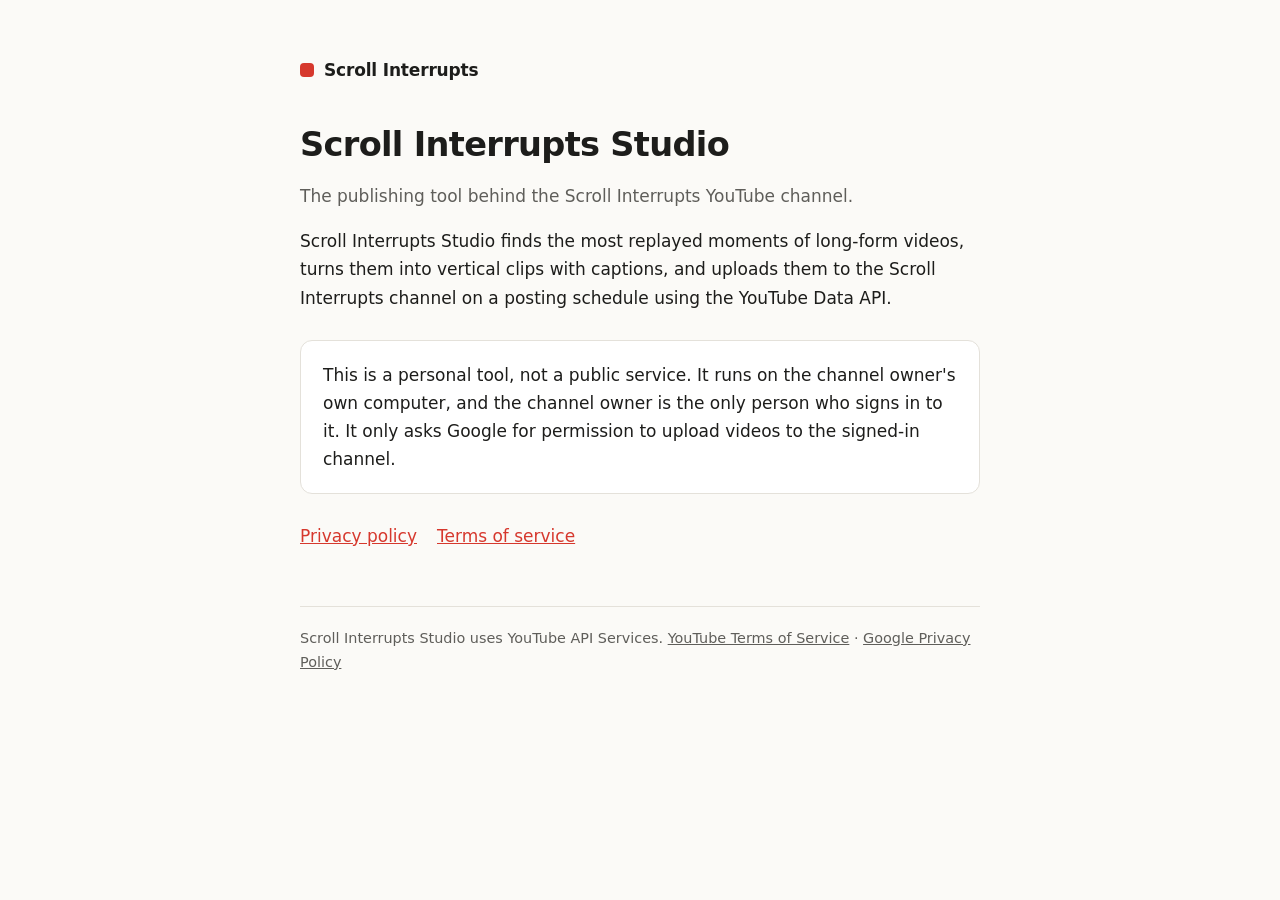
<file: index.html>
<!doctype html>
<html lang="en">
<head>
  <meta charset="utf-8">
  <meta name="viewport" content="width=device-width, initial-scale=1">
  <title>Scroll Interrupts Studio</title>
  <meta name="description" content="The publishing tool behind the Scroll Interrupts YouTube channel.">
  <link rel="stylesheet" href="style.css">
</head>
<body>
<main>
  <header><a class="brand" href="./">Scroll Interrupts</a></header>

  <h1>Scroll Interrupts Studio</h1>
  <p class="muted">The publishing tool behind the Scroll Interrupts YouTube channel.</p>

  <p>Scroll Interrupts Studio finds the most replayed moments of long-form videos, turns them into
  vertical clips with captions, and uploads them to the Scroll Interrupts channel on a posting schedule
  using the YouTube Data API.</p>

  <div class="card">
    <p>This is a personal tool, not a public service. It runs on the channel owner's own computer, and the
    channel owner is the only person who signs in to it. It only asks Google for permission to upload
    videos to the signed-in channel.</p>
  </div>

  <nav class="links">
    <a href="privacy.html">Privacy policy</a>
    <a href="terms.html">Terms of service</a>
  </nav>

  <footer>
    Scroll Interrupts Studio uses YouTube API Services.
    <a href="https://www.youtube.com/t/terms">YouTube Terms of Service</a> ·
    <a href="https://policies.google.com/privacy">Google Privacy Policy</a>
  </footer>
</main>
</body>
</html>
</file>
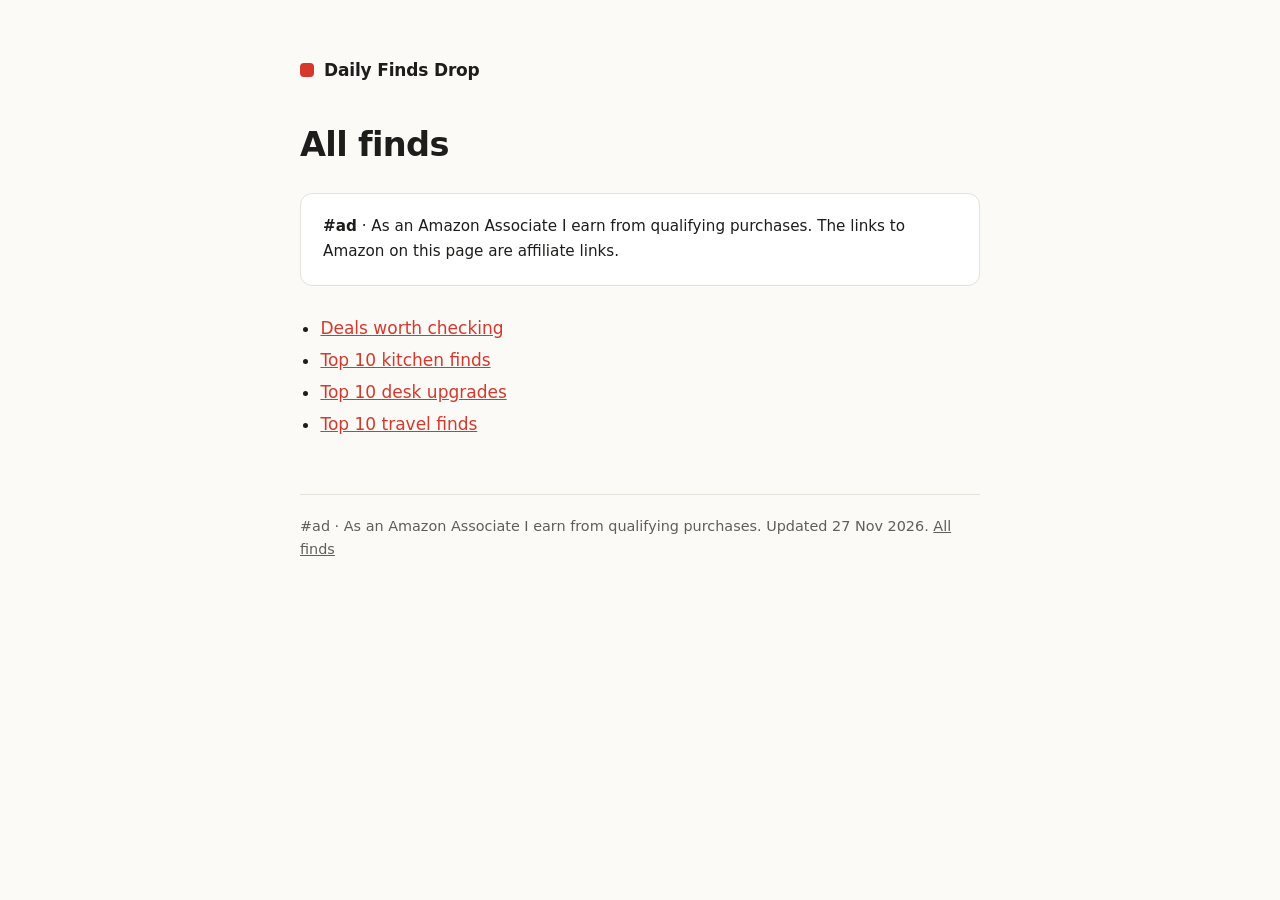
<file: finds/index.html>
<!doctype html>
<html lang="en">
<head>
  <meta charset="utf-8">
  <meta name="viewport" content="width=device-width, initial-scale=1">
  <title>All finds · Daily Finds Drop</title>
  <meta name="description" content="Product picks from Daily Finds Drop.">
  <link rel="stylesheet" href="../style.css">
  <style>
    .disclosure { font-size: 0.95rem; }
    ol.finds { list-style: none; padding: 0; counter-reset: find; }
    .finds { list-style: none; padding: 0; }
    .finds li { counter-increment: find; display: flex; gap: 18px; align-items: flex-start;
                padding: 20px 0; border-top: 1px solid var(--line); }
    .finds h2 { margin: 0 0 4px; font-size: 1.1rem; }
    .finds h2 a { color: var(--text); text-decoration: none; }
    .finds p { margin: 0 0 8px; }
    ol.finds li::before { content: counter(find); font-weight: 700; font-size: 1.4rem; color: var(--accent);
                          min-width: 1.6em; line-height: 1.3; }
    ol.finds img { width: 96px; height: 96px; object-fit: contain; background: #fff; border-radius: 8px; flex: none; }
    .go { font-weight: 600; }
    ul.themes { padding-left: 1.2em; }
  </style>
</head>
<body>
<main>
  <header><a class="brand" href="./">Daily Finds Drop</a></header>

  <h1>All finds</h1>

  <p class="card disclosure"><strong>#ad</strong> · As an Amazon Associate I earn from qualifying purchases. The links to Amazon on this page are affiliate links.</p>

  <ul class="themes">
    <li><a href="deals.html">Deals worth checking</a></li>
    <li><a href="kitchen.html">Top 10 kitchen finds</a></li>
    <li><a href="desk.html">Top 10 desk upgrades</a></li>
    <li><a href="travel.html">Top 10 travel finds</a></li>
  </ul>

  <footer>
    #ad · As an Amazon Associate I earn from qualifying purchases. Updated 27 Nov 2026. <a href="./">All finds</a>
  </footer>
</main>
</body>
</html>
</file>
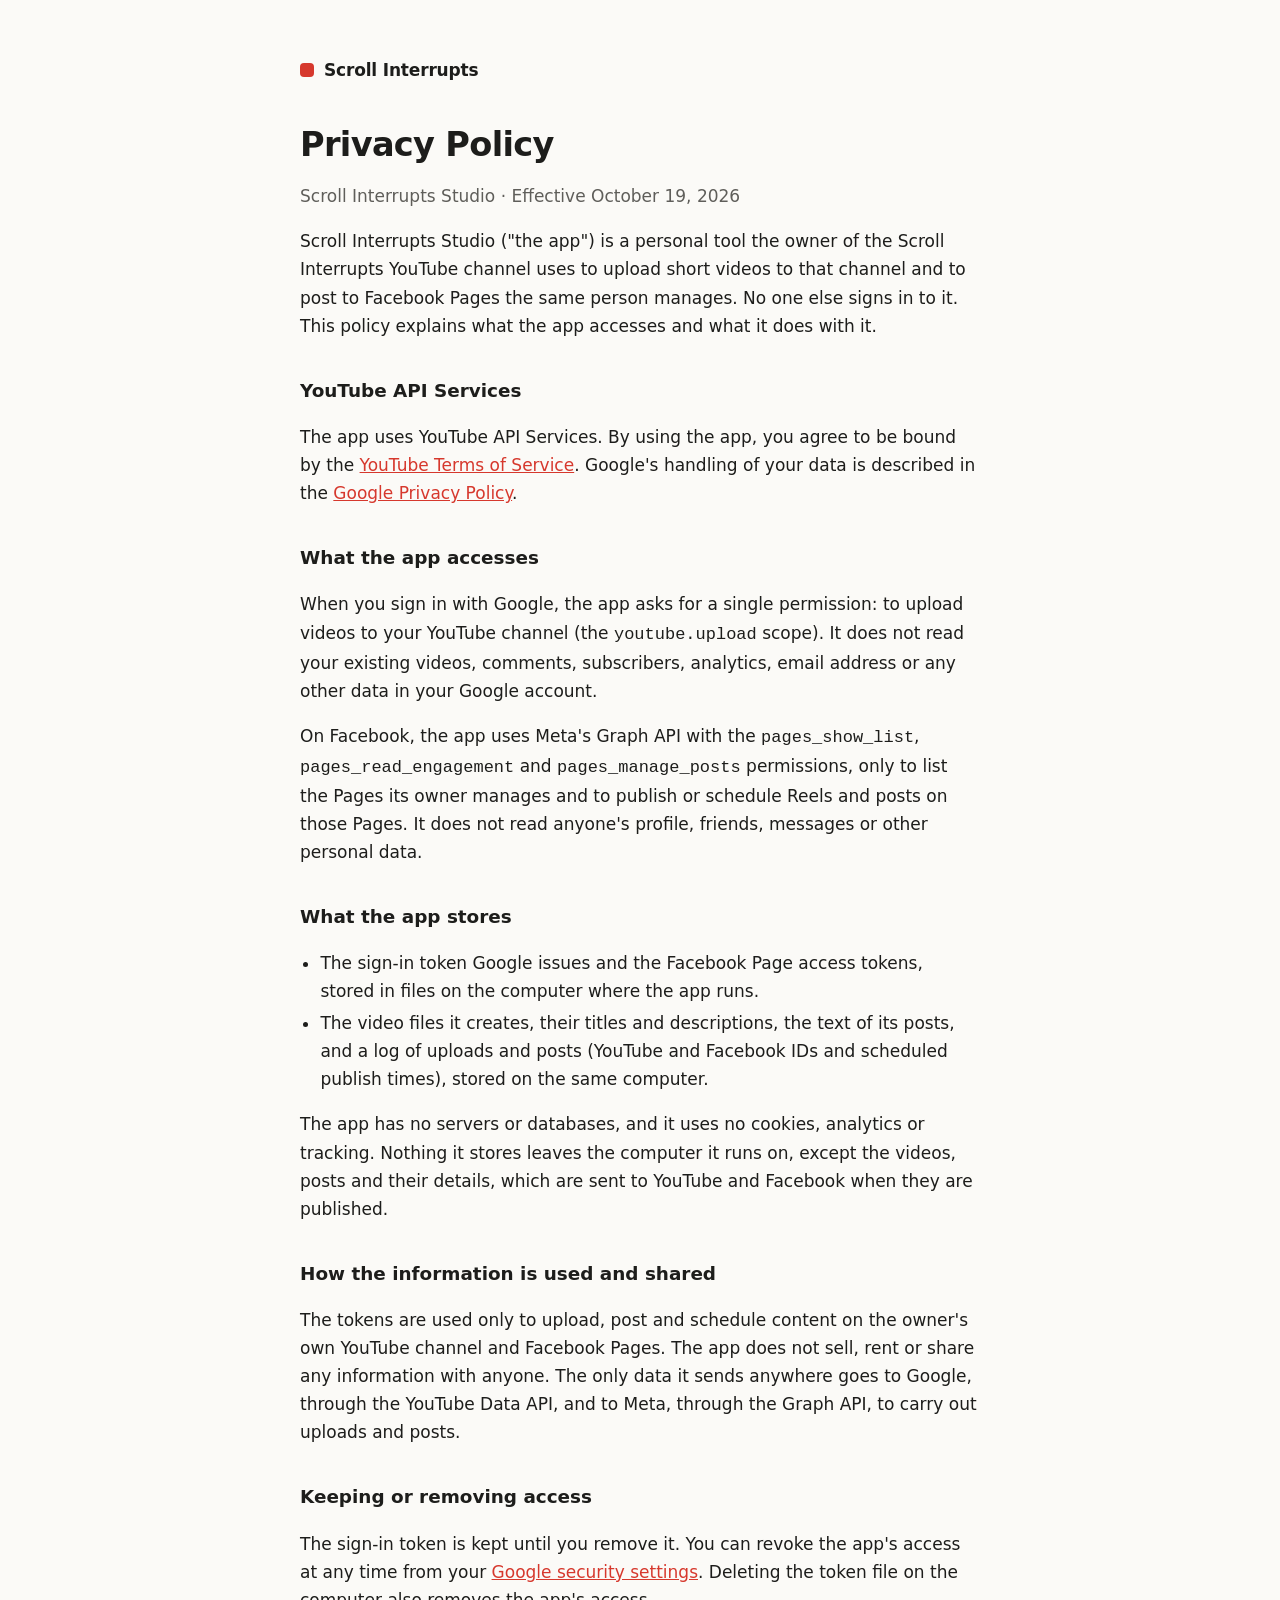
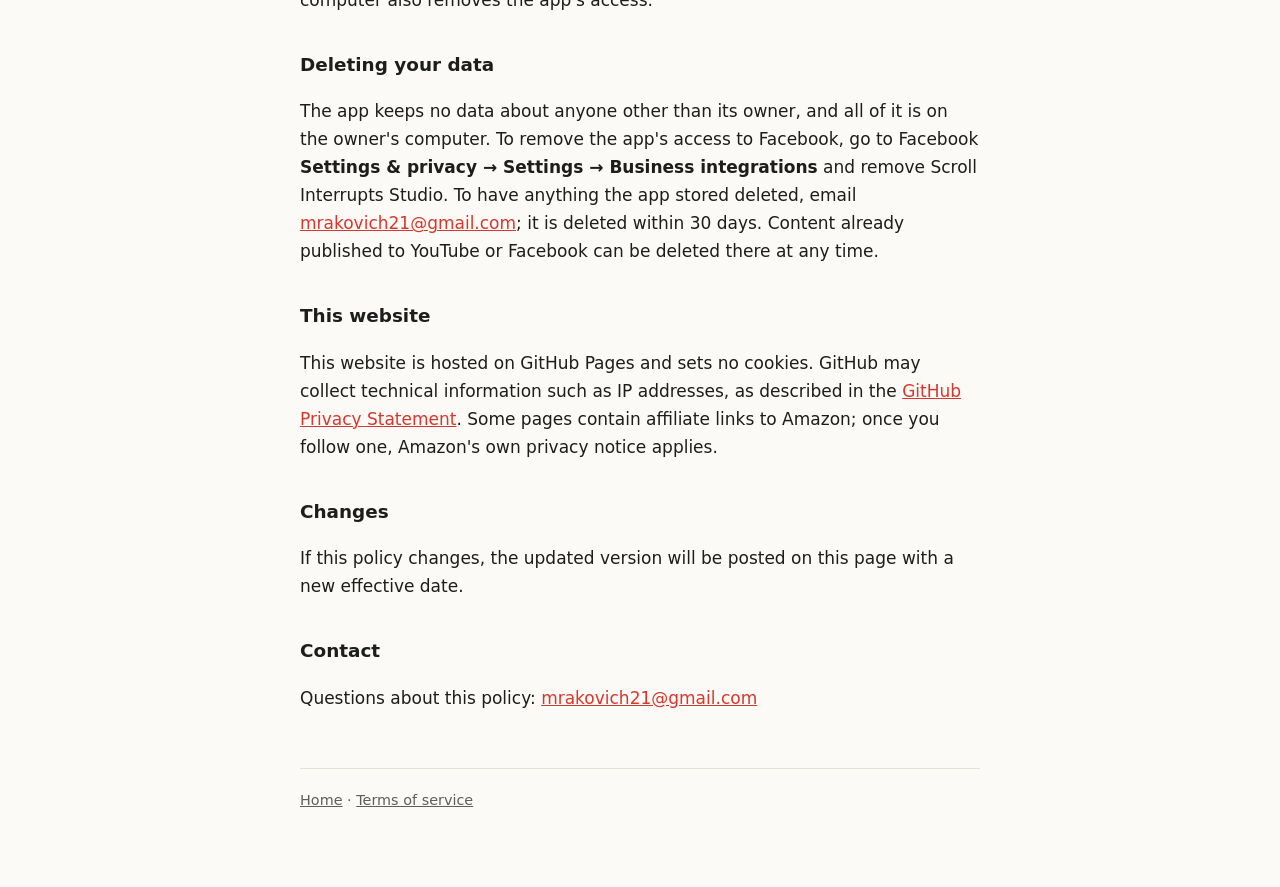
<file: privacy.html>
<!doctype html>
<html lang="en">
<head>
  <meta charset="utf-8">
  <meta name="viewport" content="width=device-width, initial-scale=1">
  <title>Privacy Policy · Scroll Interrupts Studio</title>
  <link rel="stylesheet" href="style.css">
</head>
<body>
<main>
  <header><a class="brand" href="./">Scroll Interrupts</a></header>

  <h1>Privacy Policy</h1>
  <p class="muted">Scroll Interrupts Studio · Effective October 19, 2026</p>

  <p>Scroll Interrupts Studio ("the app") is a personal tool the owner of the Scroll Interrupts YouTube
  channel uses to upload short videos to that channel and to post to Facebook Pages the same person
  manages. No one else signs in to it. This policy explains what the app accesses and what it does with it.</p>

  <h2>YouTube API Services</h2>
  <p>The app uses YouTube API Services. By using the app, you agree to be bound by the
  <a href="https://www.youtube.com/t/terms">YouTube Terms of Service</a>. Google's handling of your
  data is described in the <a href="https://policies.google.com/privacy">Google Privacy Policy</a>.</p>

  <h2>What the app accesses</h2>
  <p>When you sign in with Google, the app asks for a single permission: to upload videos to your YouTube
  channel (the <code>youtube.upload</code> scope). It does not read your existing videos, comments,
  subscribers, analytics, email address or any other data in your Google account.</p>
  <p>On Facebook, the app uses Meta's Graph API with the <code>pages_show_list</code>,
  <code>pages_read_engagement</code> and <code>pages_manage_posts</code> permissions, only to list the
  Pages its owner manages and to publish or schedule Reels and posts on those Pages. It does not read
  anyone's profile, friends, messages or other personal data.</p>

  <h2>What the app stores</h2>
  <ul>
    <li>The sign-in token Google issues and the Facebook Page access tokens, stored in files on the computer
    where the app runs.</li>
    <li>The video files it creates, their titles and descriptions, the text of its posts, and a log of
    uploads and posts (YouTube and Facebook IDs and scheduled publish times), stored on the same computer.</li>
  </ul>
  <p>The app has no servers or databases, and it uses no cookies, analytics or tracking. Nothing it stores
  leaves the computer it runs on, except the videos, posts and their details, which are sent to YouTube and
  Facebook when they are published.</p>

  <h2>How the information is used and shared</h2>
  <p>The tokens are used only to upload, post and schedule content on the owner's own YouTube channel and
  Facebook Pages. The app does not sell, rent or share any information with anyone. The only data it sends
  anywhere goes to Google, through the YouTube Data API, and to Meta, through the Graph API, to carry out
  uploads and posts.</p>

  <h2>Keeping or removing access</h2>
  <p>The sign-in token is kept until you remove it. You can revoke the app's access at any time from your
  <a href="https://security.google.com/settings/security/permissions">Google security settings</a>. Deleting
  the token file on the computer also removes the app's access.</p>

  <h2 id="data-deletion">Deleting your data</h2>
  <p>The app keeps no data about anyone other than its owner, and all of it is on the owner's computer.
  To remove the app's access to Facebook, go to Facebook <strong>Settings &amp; privacy → Settings →
  Business integrations</strong> and remove Scroll Interrupts Studio. To have anything the app stored
  deleted, email <a href="mailto:mrakovich21@gmail.com">mrakovich21@gmail.com</a>; it is deleted within
  30 days. Content already published to YouTube or Facebook can be deleted there at any time.</p>

  <h2>This website</h2>
  <p>This website is hosted on GitHub Pages and sets no cookies. GitHub may collect technical information
  such as IP addresses, as described in the
  <a href="https://docs.github.com/en/site-policy/privacy-policies/github-general-privacy-statement">GitHub
  Privacy Statement</a>. Some pages contain affiliate links to Amazon; once you follow one, Amazon's own
  privacy notice applies.</p>

  <h2>Changes</h2>
  <p>If this policy changes, the updated version will be posted on this page with a new effective date.</p>

  <h2>Contact</h2>
  <p>Questions about this policy: <a href="mailto:mrakovich21@gmail.com">mrakovich21@gmail.com</a></p>

  <footer>
    <a href="./">Home</a> · <a href="terms.html">Terms of service</a>
  </footer>
</main>
</body>
</html>
</file>
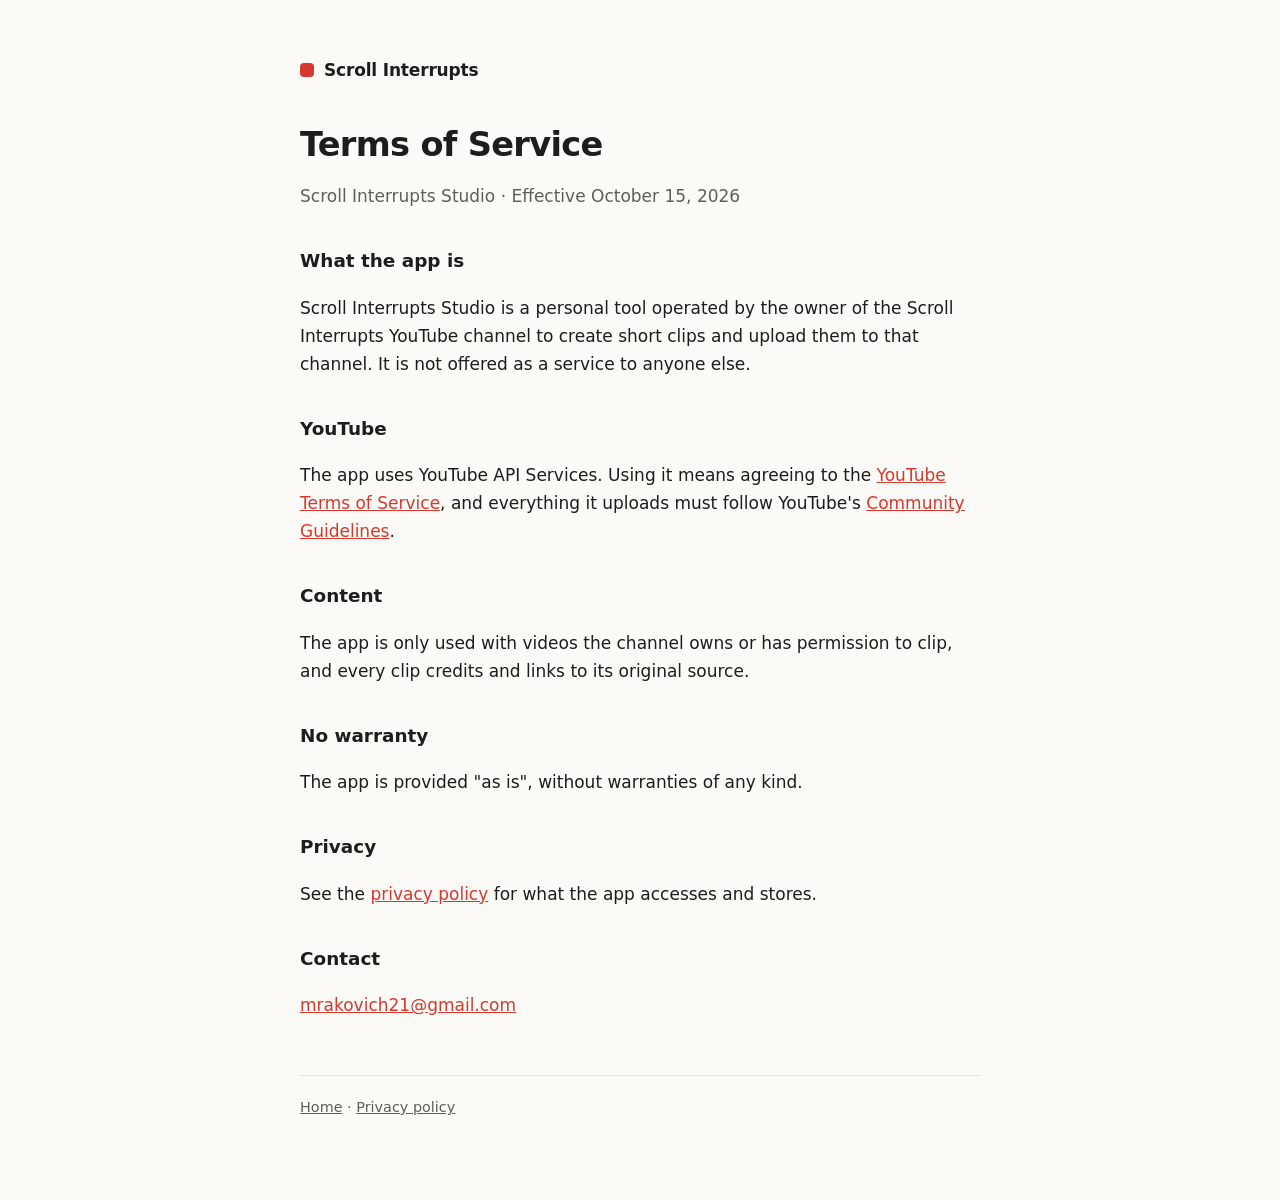
<file: terms.html>
<!doctype html>
<html lang="en">
<head>
  <meta charset="utf-8">
  <meta name="viewport" content="width=device-width, initial-scale=1">
  <title>Terms of Service · Scroll Interrupts Studio</title>
  <link rel="stylesheet" href="style.css">
</head>
<body>
<main>
  <header><a class="brand" href="./">Scroll Interrupts</a></header>

  <h1>Terms of Service</h1>
  <p class="muted">Scroll Interrupts Studio · Effective October 15, 2026</p>

  <h2>What the app is</h2>
  <p>Scroll Interrupts Studio is a personal tool operated by the owner of the Scroll Interrupts YouTube
  channel to create short clips and upload them to that channel. It is not offered as a service to
  anyone else.</p>

  <h2>YouTube</h2>
  <p>The app uses YouTube API Services. Using it means agreeing to the
  <a href="https://www.youtube.com/t/terms">YouTube Terms of Service</a>, and everything it uploads must
  follow YouTube's <a href="https://www.youtube.com/howyoutubeworks/policies/community-guidelines/">Community
  Guidelines</a>.</p>

  <h2>Content</h2>
  <p>The app is only used with videos the channel owns or has permission to clip, and every clip credits
  and links to its original source.</p>

  <h2>No warranty</h2>
  <p>The app is provided "as is", without warranties of any kind.</p>

  <h2>Privacy</h2>
  <p>See the <a href="privacy.html">privacy policy</a> for what the app accesses and stores.</p>

  <h2>Contact</h2>
  <p><a href="mailto:mrakovich21@gmail.com">mrakovich21@gmail.com</a></p>

  <footer>
    <a href="./">Home</a> · <a href="privacy.html">Privacy policy</a>
  </footer>
</main>
</body>
</html>
</file>
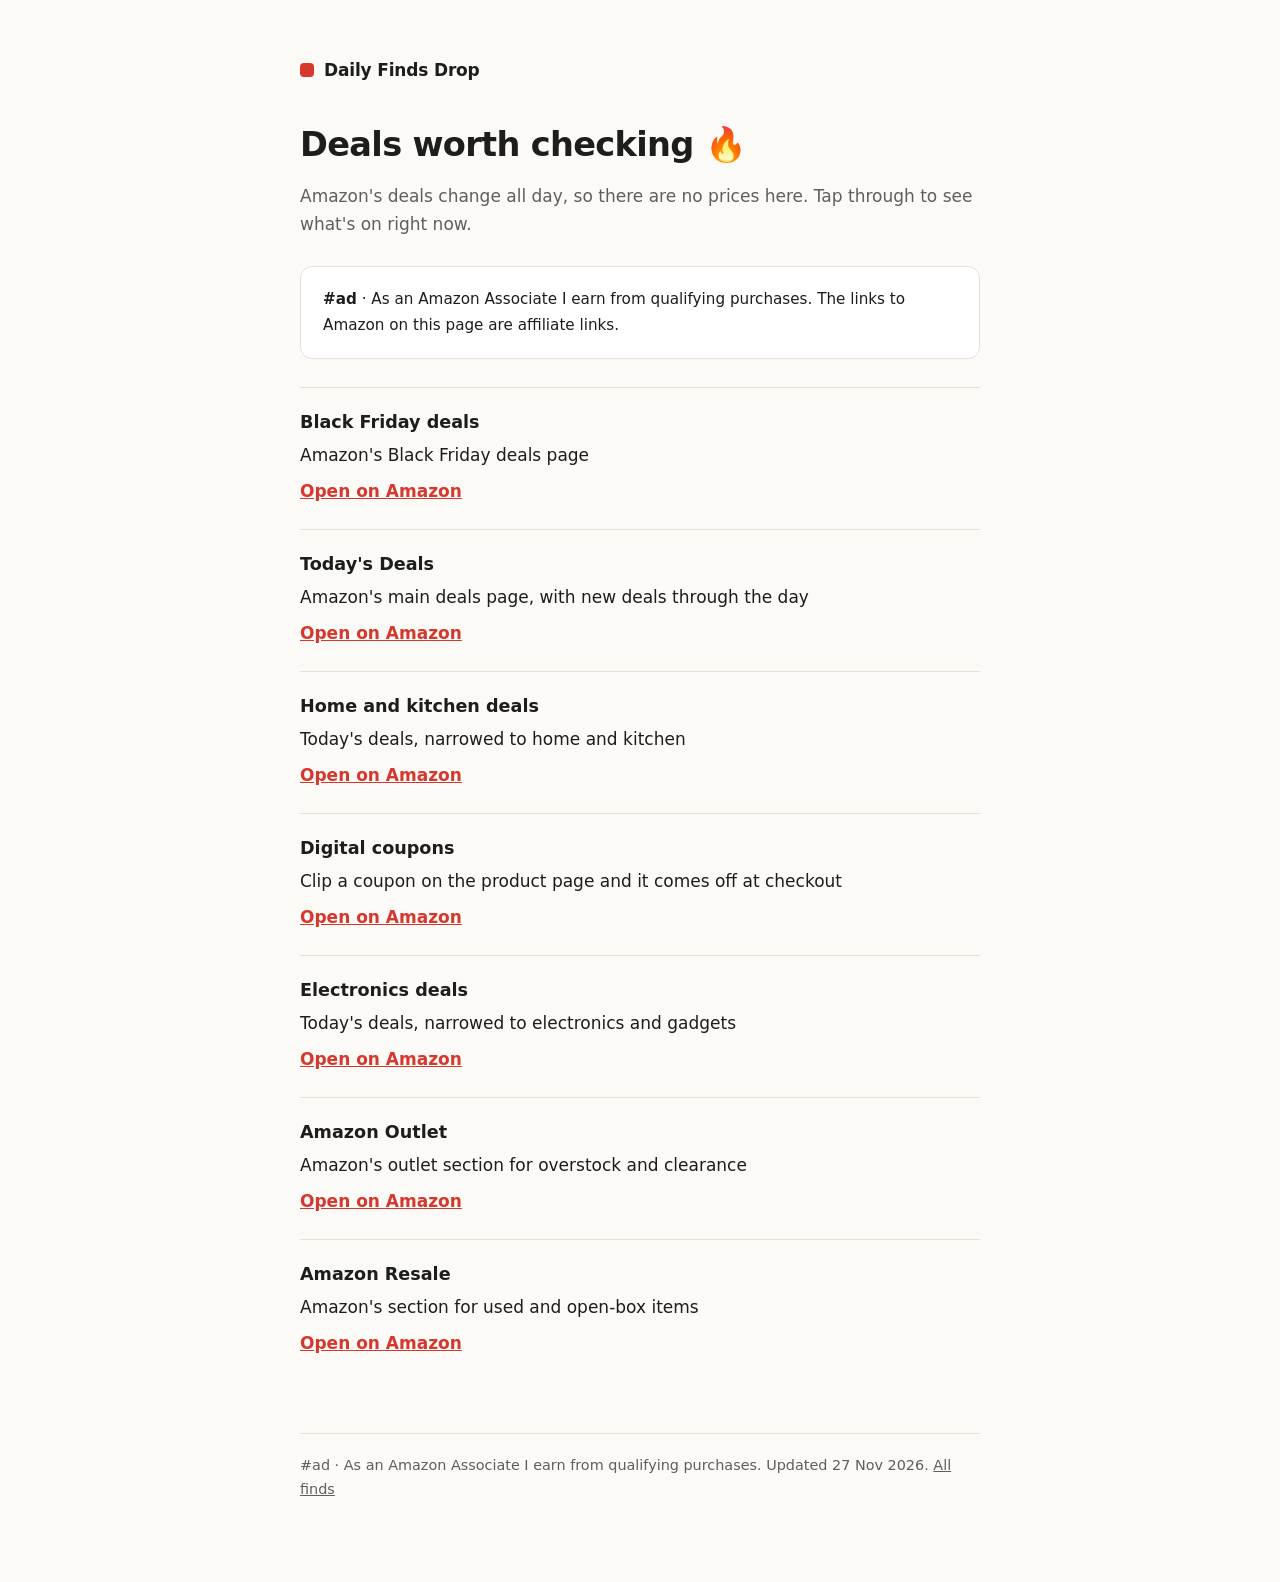
<file: finds/deals.html>
<!doctype html>
<html lang="en">
<head>
  <meta charset="utf-8">
  <meta name="viewport" content="width=device-width, initial-scale=1">
  <title>Deals worth checking · Daily Finds Drop</title>
  <meta name="description" content="Amazon deal pages worth a look, from Daily Finds Drop.">
  <link rel="stylesheet" href="../style.css">
  <style>
    .disclosure { font-size: 0.95rem; }
    ol.finds { list-style: none; padding: 0; counter-reset: find; }
    .finds { list-style: none; padding: 0; }
    .finds li { counter-increment: find; display: flex; gap: 18px; align-items: flex-start;
                padding: 20px 0; border-top: 1px solid var(--line); }
    .finds h2 { margin: 0 0 4px; font-size: 1.1rem; }
    .finds h2 a { color: var(--text); text-decoration: none; }
    .finds p { margin: 0 0 8px; }
    ol.finds li::before { content: counter(find); font-weight: 700; font-size: 1.4rem; color: var(--accent);
                          min-width: 1.6em; line-height: 1.3; }
    ol.finds img { width: 96px; height: 96px; object-fit: contain; background: #fff; border-radius: 8px; flex: none; }
    .go { font-weight: 600; }
    ul.themes { padding-left: 1.2em; }
  </style>
</head>
<body>
<main>
  <header><a class="brand" href="./">Daily Finds Drop</a></header>

  <h1>Deals worth checking 🔥</h1>
  <p class="muted">Amazon&#x27;s deals change all day, so there are no prices here. Tap through to see what&#x27;s on right now.</p>

  <p class="card disclosure"><strong>#ad</strong> · As an Amazon Associate I earn from qualifying purchases. The links to Amazon on this page are affiliate links.</p>

  <ul class="finds deals">
    <li><div>
      <h2><a href="https://www.amazon.com/blackfriday?tag=scrollinter01-20" rel="sponsored nofollow noopener" target="_blank">Black Friday deals</a></h2>
      <p>Amazon&#x27;s Black Friday deals page</p>
      <a class="go" href="https://www.amazon.com/blackfriday?tag=scrollinter01-20" rel="sponsored nofollow noopener" target="_blank">Open on Amazon</a>
    </div></li>
    <li><div>
      <h2><a href="https://www.amazon.com/deals?tag=scrollinter01-20" rel="sponsored nofollow noopener" target="_blank">Today&#x27;s Deals</a></h2>
      <p>Amazon&#x27;s main deals page, with new deals through the day</p>
      <a class="go" href="https://www.amazon.com/deals?tag=scrollinter01-20" rel="sponsored nofollow noopener" target="_blank">Open on Amazon</a>
    </div></li>
    <li><div>
      <h2><a href="https://www.amazon.com/deals?bubble-id=home&amp;tag=scrollinter01-20" rel="sponsored nofollow noopener" target="_blank">Home and kitchen deals</a></h2>
      <p>Today&#x27;s deals, narrowed to home and kitchen</p>
      <a class="go" href="https://www.amazon.com/deals?bubble-id=home&amp;tag=scrollinter01-20" rel="sponsored nofollow noopener" target="_blank">Open on Amazon</a>
    </div></li>
    <li><div>
      <h2><a href="https://www.amazon.com/deals?bubble-id=deals-collection-coupons&amp;tag=scrollinter01-20" rel="sponsored nofollow noopener" target="_blank">Digital coupons</a></h2>
      <p>Clip a coupon on the product page and it comes off at checkout</p>
      <a class="go" href="https://www.amazon.com/deals?bubble-id=deals-collection-coupons&amp;tag=scrollinter01-20" rel="sponsored nofollow noopener" target="_blank">Open on Amazon</a>
    </div></li>
    <li><div>
      <h2><a href="https://www.amazon.com/deals?bubble-id=electronics&amp;tag=scrollinter01-20" rel="sponsored nofollow noopener" target="_blank">Electronics deals</a></h2>
      <p>Today&#x27;s deals, narrowed to electronics and gadgets</p>
      <a class="go" href="https://www.amazon.com/deals?bubble-id=electronics&amp;tag=scrollinter01-20" rel="sponsored nofollow noopener" target="_blank">Open on Amazon</a>
    </div></li>
    <li><div>
      <h2><a href="https://www.amazon.com/outlet?tag=scrollinter01-20" rel="sponsored nofollow noopener" target="_blank">Amazon Outlet</a></h2>
      <p>Amazon&#x27;s outlet section for overstock and clearance</p>
      <a class="go" href="https://www.amazon.com/outlet?tag=scrollinter01-20" rel="sponsored nofollow noopener" target="_blank">Open on Amazon</a>
    </div></li>
    <li><div>
      <h2><a href="https://www.amazon.com/b?node=10158976011&amp;tag=scrollinter01-20" rel="sponsored nofollow noopener" target="_blank">Amazon Resale</a></h2>
      <p>Amazon&#x27;s section for used and open-box items</p>
      <a class="go" href="https://www.amazon.com/b?node=10158976011&amp;tag=scrollinter01-20" rel="sponsored nofollow noopener" target="_blank">Open on Amazon</a>
    </div></li>
  </ul>

  <footer>
    #ad · As an Amazon Associate I earn from qualifying purchases. Updated 27 Nov 2026. <a href="./">All finds</a>
  </footer>
</main>
</body>
</html>
</file>
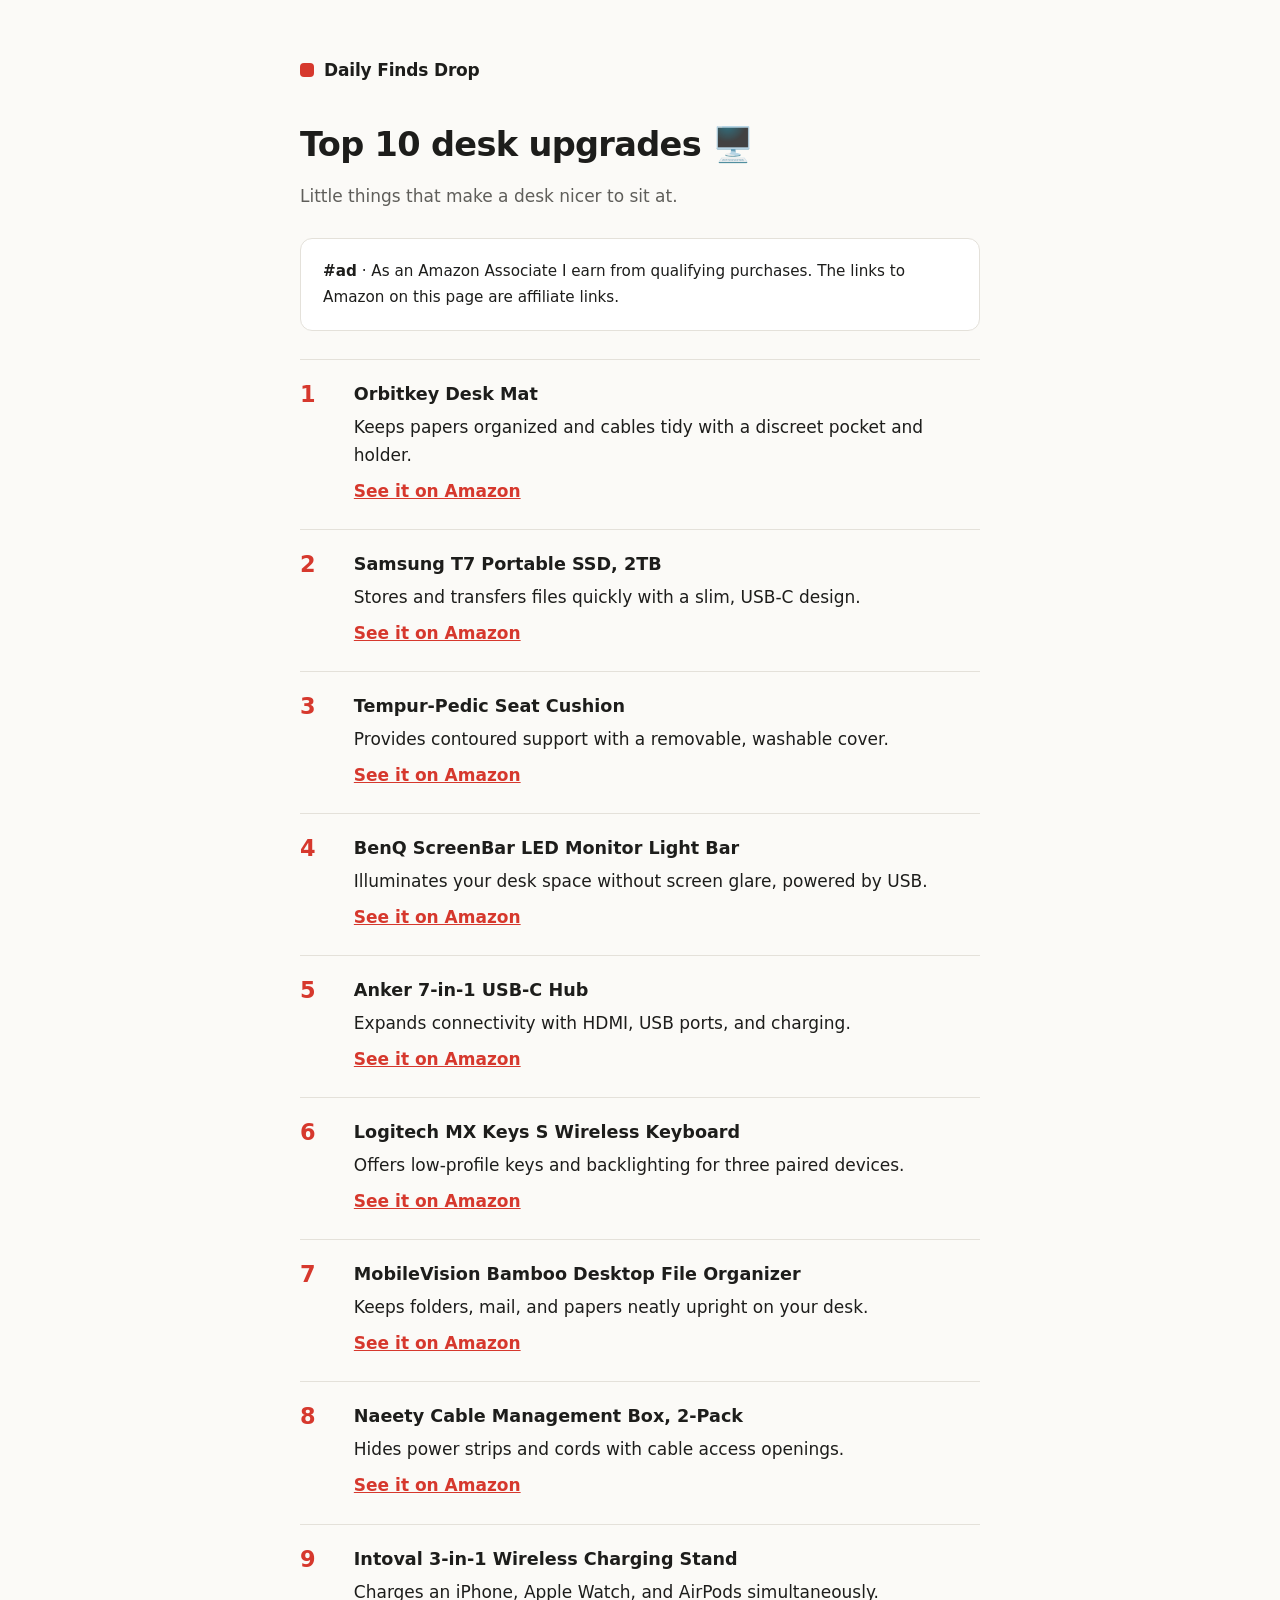
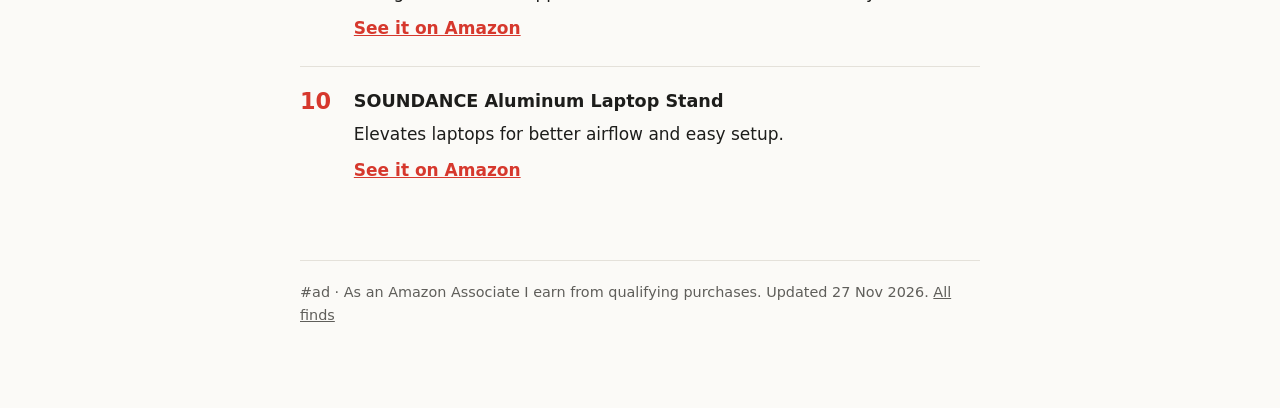
<file: finds/desk.html>
<!doctype html>
<html lang="en">
<head>
  <meta charset="utf-8">
  <meta name="viewport" content="width=device-width, initial-scale=1">
  <title>Top 10 desk upgrades · Daily Finds Drop</title>
  <meta name="description" content="Little things that make a desk nicer to sit at.">
  <link rel="stylesheet" href="../style.css">
  <style>
    .disclosure { font-size: 0.95rem; }
    ol.finds { list-style: none; padding: 0; counter-reset: find; }
    .finds { list-style: none; padding: 0; }
    .finds li { counter-increment: find; display: flex; gap: 18px; align-items: flex-start;
                padding: 20px 0; border-top: 1px solid var(--line); }
    .finds h2 { margin: 0 0 4px; font-size: 1.1rem; }
    .finds h2 a { color: var(--text); text-decoration: none; }
    .finds p { margin: 0 0 8px; }
    ol.finds li::before { content: counter(find); font-weight: 700; font-size: 1.4rem; color: var(--accent);
                          min-width: 1.6em; line-height: 1.3; }
    ol.finds img { width: 96px; height: 96px; object-fit: contain; background: #fff; border-radius: 8px; flex: none; }
    .go { font-weight: 600; }
    ul.themes { padding-left: 1.2em; }
  </style>
</head>
<body>
<main>
  <header><a class="brand" href="./">Daily Finds Drop</a></header>

  <h1>Top 10 desk upgrades 🖥️</h1>
  <p class="muted">Little things that make a desk nicer to sit at.</p>

  <p class="card disclosure"><strong>#ad</strong> · As an Amazon Associate I earn from qualifying purchases. The links to Amazon on this page are affiliate links.</p>

  <ol class="finds">
    <li><div>
      <h2><a href="https://www.amazon.com/dp/B08T21ZJDY?tag=scrollinter01-20" rel="sponsored nofollow noopener" target="_blank">Orbitkey Desk Mat</a></h2>
      <p>Keeps papers organized and cables tidy with a discreet pocket and holder.</p>
      <a class="go" href="https://www.amazon.com/dp/B08T21ZJDY?tag=scrollinter01-20" rel="sponsored nofollow noopener" target="_blank">See it on Amazon</a>
    </div></li>
    <li><div>
      <h2><a href="https://www.amazon.com/dp/B0874XWW23?tag=scrollinter01-20" rel="sponsored nofollow noopener" target="_blank">Samsung T7 Portable SSD, 2TB</a></h2>
      <p>Stores and transfers files quickly with a slim, USB-C design.</p>
      <a class="go" href="https://www.amazon.com/dp/B0874XWW23?tag=scrollinter01-20" rel="sponsored nofollow noopener" target="_blank">See it on Amazon</a>
    </div></li>
    <li><div>
      <h2><a href="https://www.amazon.com/dp/B004TT6X4U?tag=scrollinter01-20" rel="sponsored nofollow noopener" target="_blank">Tempur-Pedic Seat Cushion</a></h2>
      <p>Provides contoured support with a removable, washable cover.</p>
      <a class="go" href="https://www.amazon.com/dp/B004TT6X4U?tag=scrollinter01-20" rel="sponsored nofollow noopener" target="_blank">See it on Amazon</a>
    </div></li>
    <li><div>
      <h2><a href="https://www.amazon.com/dp/B076VNFZJG?tag=scrollinter01-20" rel="sponsored nofollow noopener" target="_blank">BenQ ScreenBar LED Monitor Light Bar</a></h2>
      <p>Illuminates your desk space without screen glare, powered by USB.</p>
      <a class="go" href="https://www.amazon.com/dp/B076VNFZJG?tag=scrollinter01-20" rel="sponsored nofollow noopener" target="_blank">See it on Amazon</a>
    </div></li>
    <li><div>
      <h2><a href="https://www.amazon.com/dp/B07ZVKTP53?tag=scrollinter01-20" rel="sponsored nofollow noopener" target="_blank">Anker 7-in-1 USB-C Hub</a></h2>
      <p>Expands connectivity with HDMI, USB ports, and charging.</p>
      <a class="go" href="https://www.amazon.com/dp/B07ZVKTP53?tag=scrollinter01-20" rel="sponsored nofollow noopener" target="_blank">See it on Amazon</a>
    </div></li>
    <li><div>
      <h2><a href="https://www.amazon.com/dp/B0BKW3LB2B?tag=scrollinter01-20" rel="sponsored nofollow noopener" target="_blank">Logitech MX Keys S Wireless Keyboard</a></h2>
      <p>Offers low-profile keys and backlighting for three paired devices.</p>
      <a class="go" href="https://www.amazon.com/dp/B0BKW3LB2B?tag=scrollinter01-20" rel="sponsored nofollow noopener" target="_blank">See it on Amazon</a>
    </div></li>
    <li><div>
      <h2><a href="https://www.amazon.com/dp/B01LG21XL0?tag=scrollinter01-20" rel="sponsored nofollow noopener" target="_blank">MobileVision Bamboo Desktop File Organizer</a></h2>
      <p>Keeps folders, mail, and papers neatly upright on your desk.</p>
      <a class="go" href="https://www.amazon.com/dp/B01LG21XL0?tag=scrollinter01-20" rel="sponsored nofollow noopener" target="_blank">See it on Amazon</a>
    </div></li>
    <li><div>
      <h2><a href="https://www.amazon.com/dp/B08JC55TTL?tag=scrollinter01-20" rel="sponsored nofollow noopener" target="_blank">Naeety Cable Management Box, 2-Pack</a></h2>
      <p>Hides power strips and cords with cable access openings.</p>
      <a class="go" href="https://www.amazon.com/dp/B08JC55TTL?tag=scrollinter01-20" rel="sponsored nofollow noopener" target="_blank">See it on Amazon</a>
    </div></li>
    <li><div>
      <h2><a href="https://www.amazon.com/dp/B07ZCCVL5Q?tag=scrollinter01-20" rel="sponsored nofollow noopener" target="_blank">Intoval 3-in-1 Wireless Charging Stand</a></h2>
      <p>Charges an iPhone, Apple Watch, and AirPods simultaneously.</p>
      <a class="go" href="https://www.amazon.com/dp/B07ZCCVL5Q?tag=scrollinter01-20" rel="sponsored nofollow noopener" target="_blank">See it on Amazon</a>
    </div></li>
    <li><div>
      <h2><a href="https://www.amazon.com/dp/B07D74DT3B?tag=scrollinter01-20" rel="sponsored nofollow noopener" target="_blank">SOUNDANCE Aluminum Laptop Stand</a></h2>
      <p>Elevates laptops for better airflow and easy setup.</p>
      <a class="go" href="https://www.amazon.com/dp/B07D74DT3B?tag=scrollinter01-20" rel="sponsored nofollow noopener" target="_blank">See it on Amazon</a>
    </div></li>
  </ol>

  <footer>
    #ad · As an Amazon Associate I earn from qualifying purchases. Updated 27 Nov 2026. <a href="./">All finds</a>
  </footer>
</main>
</body>
</html>
</file>
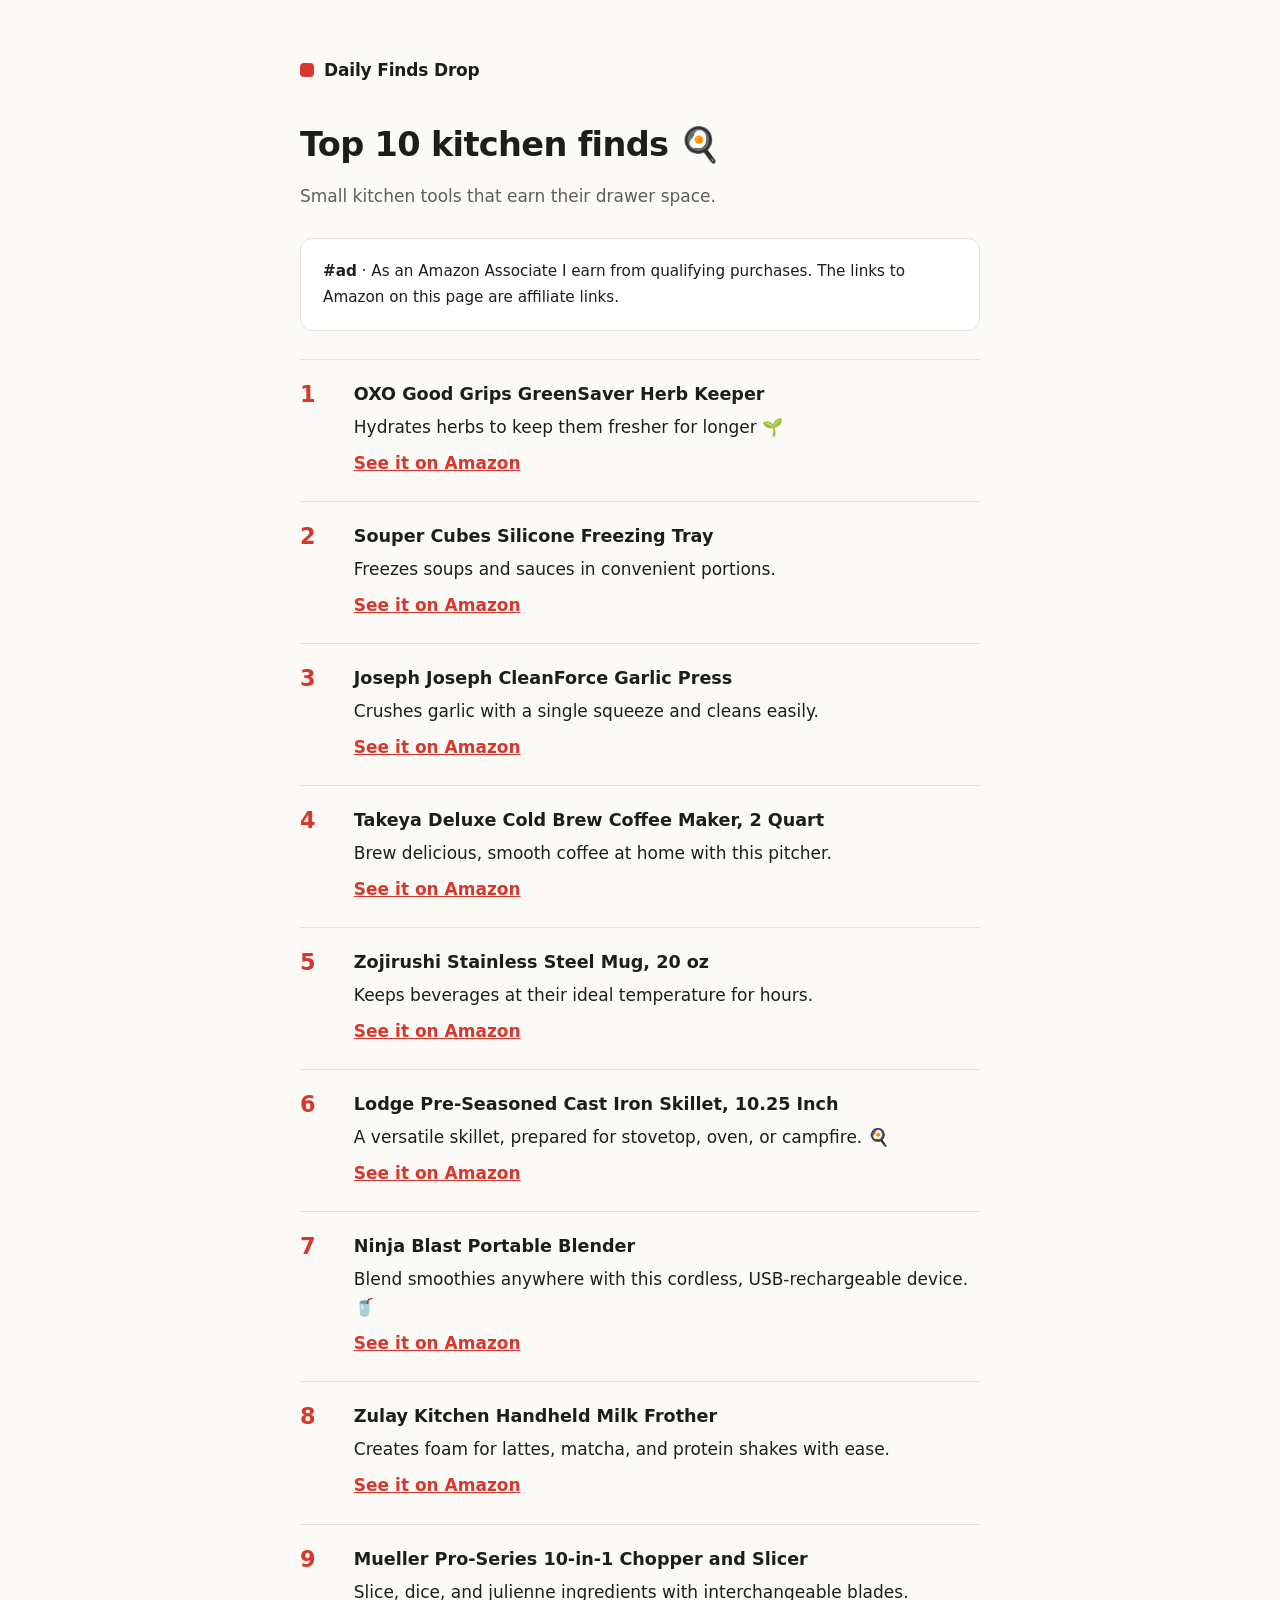
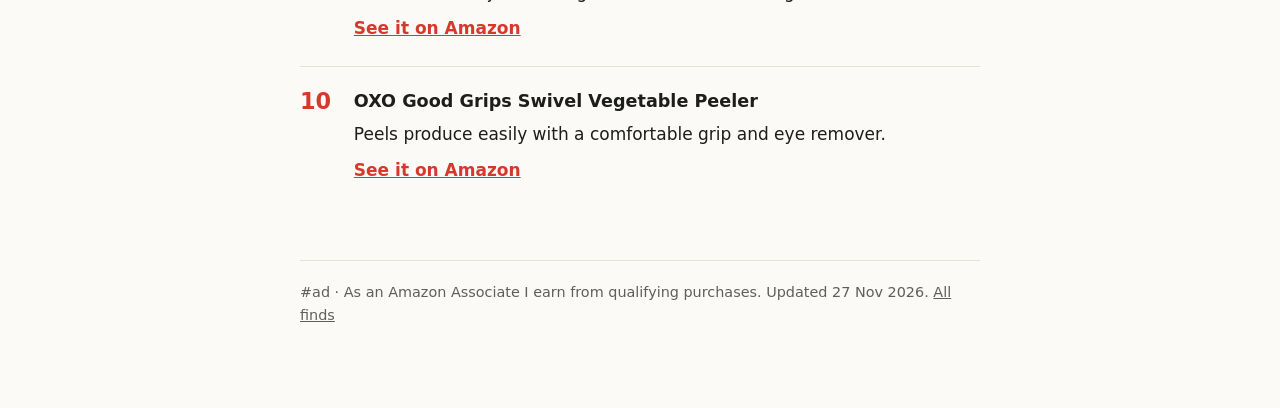
<file: finds/kitchen.html>
<!doctype html>
<html lang="en">
<head>
  <meta charset="utf-8">
  <meta name="viewport" content="width=device-width, initial-scale=1">
  <title>Top 10 kitchen finds · Daily Finds Drop</title>
  <meta name="description" content="Small kitchen tools that earn their drawer space.">
  <link rel="stylesheet" href="../style.css">
  <style>
    .disclosure { font-size: 0.95rem; }
    ol.finds { list-style: none; padding: 0; counter-reset: find; }
    .finds { list-style: none; padding: 0; }
    .finds li { counter-increment: find; display: flex; gap: 18px; align-items: flex-start;
                padding: 20px 0; border-top: 1px solid var(--line); }
    .finds h2 { margin: 0 0 4px; font-size: 1.1rem; }
    .finds h2 a { color: var(--text); text-decoration: none; }
    .finds p { margin: 0 0 8px; }
    ol.finds li::before { content: counter(find); font-weight: 700; font-size: 1.4rem; color: var(--accent);
                          min-width: 1.6em; line-height: 1.3; }
    ol.finds img { width: 96px; height: 96px; object-fit: contain; background: #fff; border-radius: 8px; flex: none; }
    .go { font-weight: 600; }
    ul.themes { padding-left: 1.2em; }
  </style>
</head>
<body>
<main>
  <header><a class="brand" href="./">Daily Finds Drop</a></header>

  <h1>Top 10 kitchen finds 🍳</h1>
  <p class="muted">Small kitchen tools that earn their drawer space.</p>

  <p class="card disclosure"><strong>#ad</strong> · As an Amazon Associate I earn from qualifying purchases. The links to Amazon on this page are affiliate links.</p>

  <ol class="finds">
    <li><div>
      <h2><a href="https://www.amazon.com/dp/B073TZ6RP6?tag=scrollinter01-20" rel="sponsored nofollow noopener" target="_blank">OXO Good Grips GreenSaver Herb Keeper</a></h2>
      <p>Hydrates herbs to keep them fresher for longer 🌱</p>
      <a class="go" href="https://www.amazon.com/dp/B073TZ6RP6?tag=scrollinter01-20" rel="sponsored nofollow noopener" target="_blank">See it on Amazon</a>
    </div></li>
    <li><div>
      <h2><a href="https://www.amazon.com/dp/B07GSSSTY9?tag=scrollinter01-20" rel="sponsored nofollow noopener" target="_blank">Souper Cubes Silicone Freezing Tray</a></h2>
      <p>Freezes soups and sauces in convenient portions.</p>
      <a class="go" href="https://www.amazon.com/dp/B07GSSSTY9?tag=scrollinter01-20" rel="sponsored nofollow noopener" target="_blank">See it on Amazon</a>
    </div></li>
    <li><div>
      <h2><a href="https://www.amazon.com/dp/B08QGZXW86?tag=scrollinter01-20" rel="sponsored nofollow noopener" target="_blank">Joseph Joseph CleanForce Garlic Press</a></h2>
      <p>Crushes garlic with a single squeeze and cleans easily.</p>
      <a class="go" href="https://www.amazon.com/dp/B08QGZXW86?tag=scrollinter01-20" rel="sponsored nofollow noopener" target="_blank">See it on Amazon</a>
    </div></li>
    <li><div>
      <h2><a href="https://www.amazon.com/dp/B07C36HVWK?tag=scrollinter01-20" rel="sponsored nofollow noopener" target="_blank">Takeya Deluxe Cold Brew Coffee Maker, 2 Quart</a></h2>
      <p>Brew delicious, smooth coffee at home with this pitcher.</p>
      <a class="go" href="https://www.amazon.com/dp/B07C36HVWK?tag=scrollinter01-20" rel="sponsored nofollow noopener" target="_blank">See it on Amazon</a>
    </div></li>
    <li><div>
      <h2><a href="https://www.amazon.com/dp/B074L2LG9N?tag=scrollinter01-20" rel="sponsored nofollow noopener" target="_blank">Zojirushi Stainless Steel Mug, 20 oz</a></h2>
      <p>Keeps beverages at their ideal temperature for hours.</p>
      <a class="go" href="https://www.amazon.com/dp/B074L2LG9N?tag=scrollinter01-20" rel="sponsored nofollow noopener" target="_blank">See it on Amazon</a>
    </div></li>
    <li><div>
      <h2><a href="https://www.amazon.com/dp/B00006JSUA?tag=scrollinter01-20" rel="sponsored nofollow noopener" target="_blank">Lodge Pre-Seasoned Cast Iron Skillet, 10.25 Inch</a></h2>
      <p>A versatile skillet, prepared for stovetop, oven, or campfire. 🍳</p>
      <a class="go" href="https://www.amazon.com/dp/B00006JSUA?tag=scrollinter01-20" rel="sponsored nofollow noopener" target="_blank">See it on Amazon</a>
    </div></li>
    <li><div>
      <h2><a href="https://www.amazon.com/dp/B0C2FF4JD1?tag=scrollinter01-20" rel="sponsored nofollow noopener" target="_blank">Ninja Blast Portable Blender</a></h2>
      <p>Blend smoothies anywhere with this cordless, USB-rechargeable device. 🥤</p>
      <a class="go" href="https://www.amazon.com/dp/B0C2FF4JD1?tag=scrollinter01-20" rel="sponsored nofollow noopener" target="_blank">See it on Amazon</a>
    </div></li>
    <li><div>
      <h2><a href="https://www.amazon.com/dp/B07SV3WB6L?tag=scrollinter01-20" rel="sponsored nofollow noopener" target="_blank">Zulay Kitchen Handheld Milk Frother</a></h2>
      <p>Creates foam for lattes, matcha, and protein shakes with ease.</p>
      <a class="go" href="https://www.amazon.com/dp/B07SV3WB6L?tag=scrollinter01-20" rel="sponsored nofollow noopener" target="_blank">See it on Amazon</a>
    </div></li>
    <li><div>
      <h2><a href="https://www.amazon.com/dp/B08N9Q24M9?tag=scrollinter01-20" rel="sponsored nofollow noopener" target="_blank">Mueller Pro-Series 10-in-1 Chopper and Slicer</a></h2>
      <p>Slice, dice, and julienne ingredients with interchangeable blades.</p>
      <a class="go" href="https://www.amazon.com/dp/B08N9Q24M9?tag=scrollinter01-20" rel="sponsored nofollow noopener" target="_blank">See it on Amazon</a>
    </div></li>
    <li><div>
      <h2><a href="https://www.amazon.com/dp/B00004OCIP?tag=scrollinter01-20" rel="sponsored nofollow noopener" target="_blank">OXO Good Grips Swivel Vegetable Peeler</a></h2>
      <p>Peels produce easily with a comfortable grip and eye remover.</p>
      <a class="go" href="https://www.amazon.com/dp/B00004OCIP?tag=scrollinter01-20" rel="sponsored nofollow noopener" target="_blank">See it on Amazon</a>
    </div></li>
  </ol>

  <footer>
    #ad · As an Amazon Associate I earn from qualifying purchases. Updated 27 Nov 2026. <a href="./">All finds</a>
  </footer>
</main>
</body>
</html>
</file>
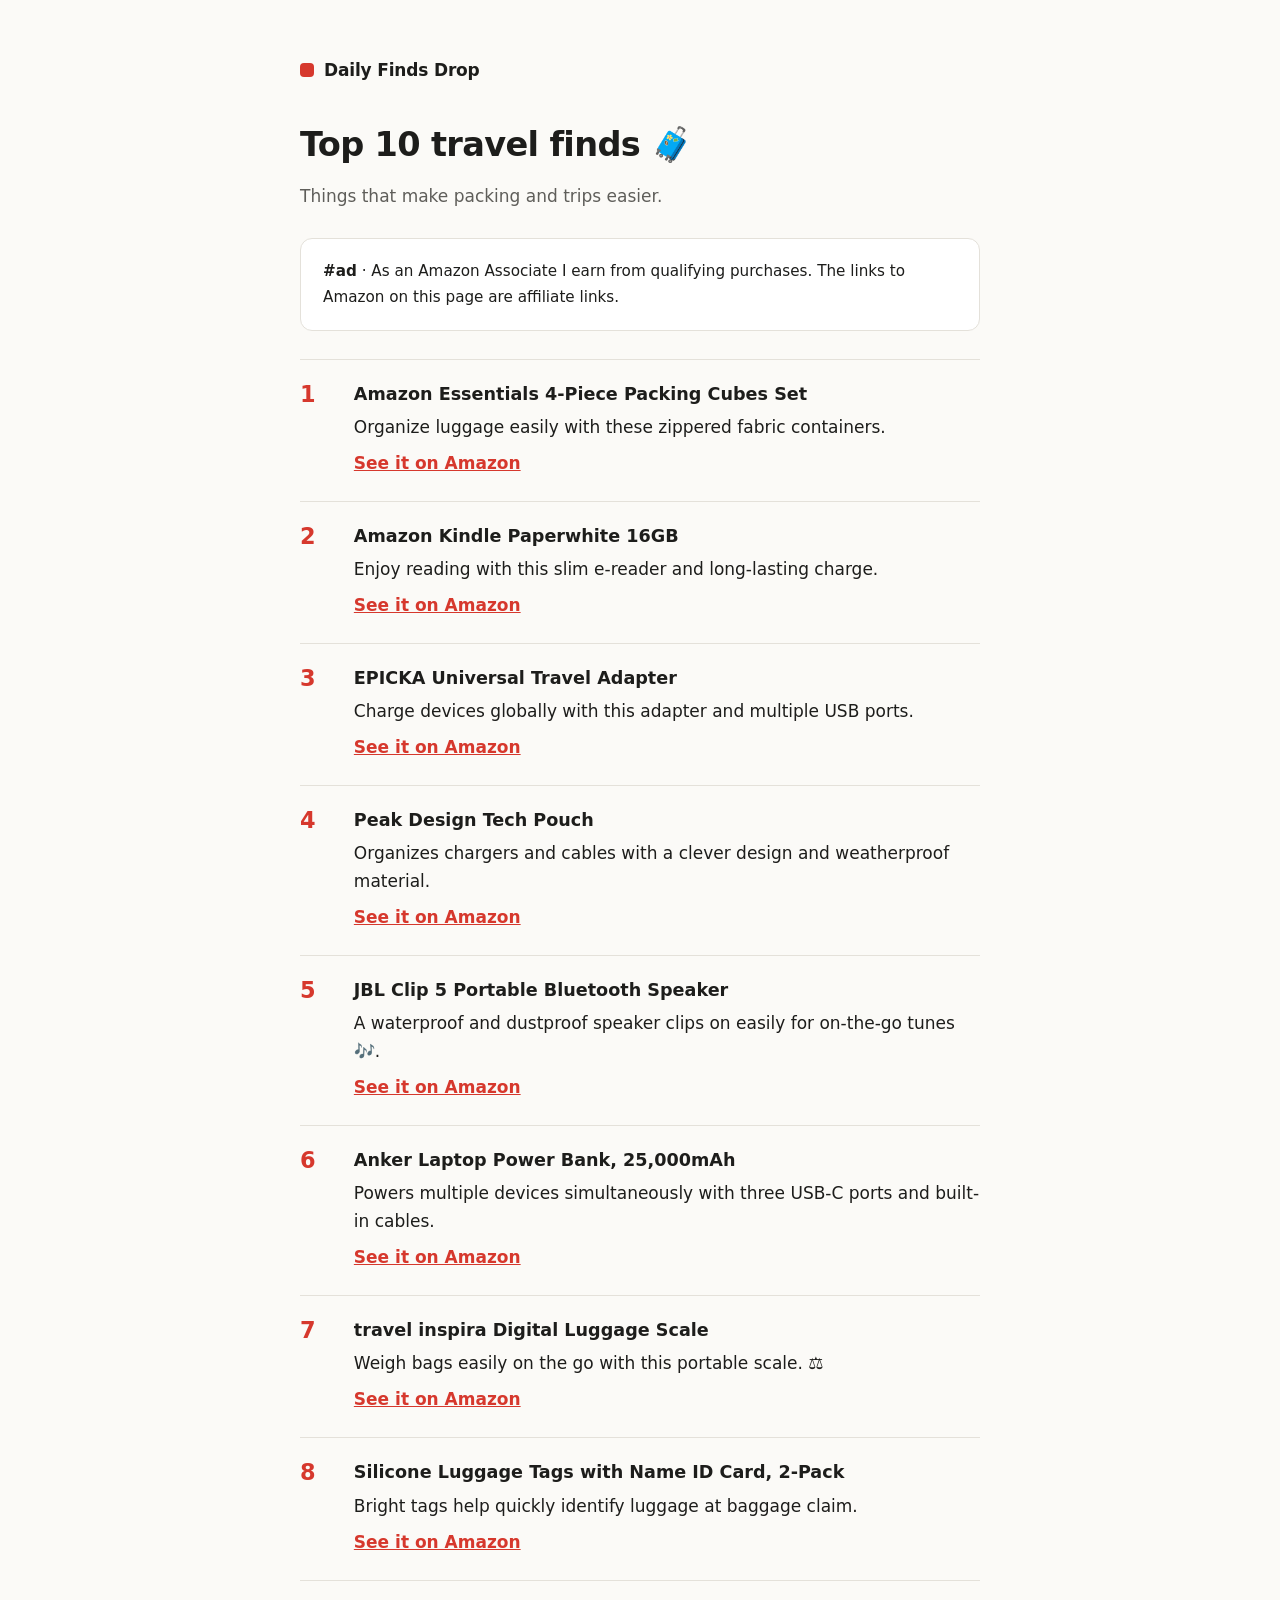
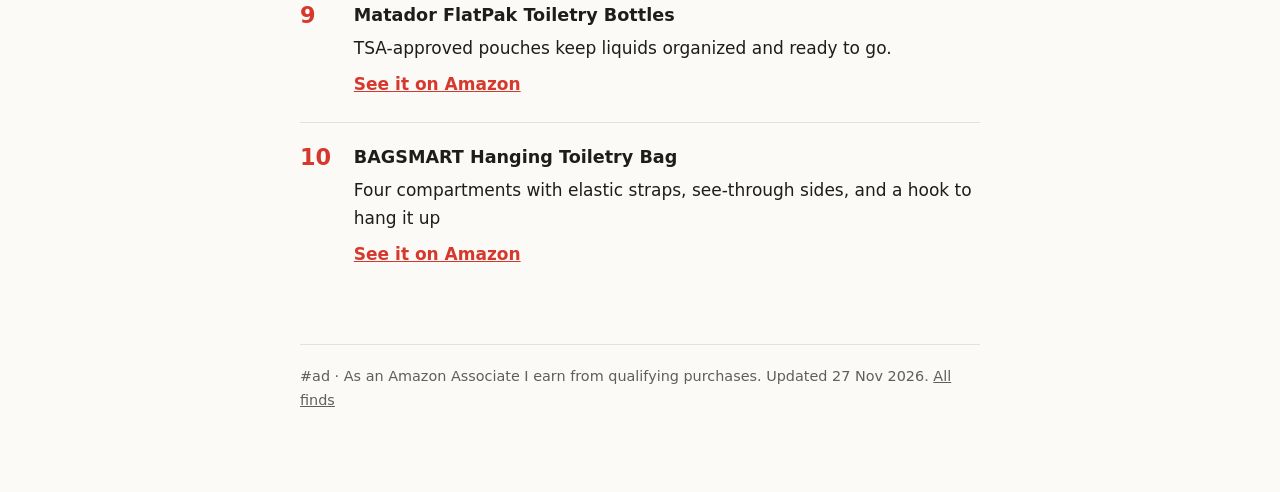
<file: finds/travel.html>
<!doctype html>
<html lang="en">
<head>
  <meta charset="utf-8">
  <meta name="viewport" content="width=device-width, initial-scale=1">
  <title>Top 10 travel finds · Daily Finds Drop</title>
  <meta name="description" content="Things that make packing and trips easier.">
  <link rel="stylesheet" href="../style.css">
  <style>
    .disclosure { font-size: 0.95rem; }
    ol.finds { list-style: none; padding: 0; counter-reset: find; }
    .finds { list-style: none; padding: 0; }
    .finds li { counter-increment: find; display: flex; gap: 18px; align-items: flex-start;
                padding: 20px 0; border-top: 1px solid var(--line); }
    .finds h2 { margin: 0 0 4px; font-size: 1.1rem; }
    .finds h2 a { color: var(--text); text-decoration: none; }
    .finds p { margin: 0 0 8px; }
    ol.finds li::before { content: counter(find); font-weight: 700; font-size: 1.4rem; color: var(--accent);
                          min-width: 1.6em; line-height: 1.3; }
    ol.finds img { width: 96px; height: 96px; object-fit: contain; background: #fff; border-radius: 8px; flex: none; }
    .go { font-weight: 600; }
    ul.themes { padding-left: 1.2em; }
  </style>
</head>
<body>
<main>
  <header><a class="brand" href="./">Daily Finds Drop</a></header>

  <h1>Top 10 travel finds 🧳</h1>
  <p class="muted">Things that make packing and trips easier.</p>

  <p class="card disclosure"><strong>#ad</strong> · As an Amazon Associate I earn from qualifying purchases. The links to Amazon on this page are affiliate links.</p>

  <ol class="finds">
    <li><div>
      <h2><a href="https://www.amazon.com/dp/B014VBGUCA?tag=scrollinter01-20" rel="sponsored nofollow noopener" target="_blank">Amazon Essentials 4-Piece Packing Cubes Set</a></h2>
      <p>Organize luggage easily with these zippered fabric containers.</p>
      <a class="go" href="https://www.amazon.com/dp/B014VBGUCA?tag=scrollinter01-20" rel="sponsored nofollow noopener" target="_blank">See it on Amazon</a>
    </div></li>
    <li><div>
      <h2><a href="https://www.amazon.com/dp/B0CFPJYX7P?tag=scrollinter01-20" rel="sponsored nofollow noopener" target="_blank">Amazon Kindle Paperwhite 16GB</a></h2>
      <p>Enjoy reading with this slim e-reader and long-lasting charge.</p>
      <a class="go" href="https://www.amazon.com/dp/B0CFPJYX7P?tag=scrollinter01-20" rel="sponsored nofollow noopener" target="_blank">See it on Amazon</a>
    </div></li>
    <li><div>
      <h2><a href="https://www.amazon.com/dp/B078S3M2NX?tag=scrollinter01-20" rel="sponsored nofollow noopener" target="_blank">EPICKA Universal Travel Adapter</a></h2>
      <p>Charge devices globally with this adapter and multiple USB ports.</p>
      <a class="go" href="https://www.amazon.com/dp/B078S3M2NX?tag=scrollinter01-20" rel="sponsored nofollow noopener" target="_blank">See it on Amazon</a>
    </div></li>
    <li><div>
      <h2><a href="https://www.amazon.com/dp/B0DCKB2ZJ3?tag=scrollinter01-20" rel="sponsored nofollow noopener" target="_blank">Peak Design Tech Pouch</a></h2>
      <p>Organizes chargers and cables with a clever design and weatherproof material.</p>
      <a class="go" href="https://www.amazon.com/dp/B0DCKB2ZJ3?tag=scrollinter01-20" rel="sponsored nofollow noopener" target="_blank">See it on Amazon</a>
    </div></li>
    <li><div>
      <h2><a href="https://www.amazon.com/dp/B0CTP56C5R?tag=scrollinter01-20" rel="sponsored nofollow noopener" target="_blank">JBL Clip 5 Portable Bluetooth Speaker</a></h2>
      <p>A waterproof and dustproof speaker clips on easily for on-the-go tunes 🎶.</p>
      <a class="go" href="https://www.amazon.com/dp/B0CTP56C5R?tag=scrollinter01-20" rel="sponsored nofollow noopener" target="_blank">See it on Amazon</a>
    </div></li>
    <li><div>
      <h2><a href="https://www.amazon.com/dp/B0DCBB2YTR?tag=scrollinter01-20" rel="sponsored nofollow noopener" target="_blank">Anker Laptop Power Bank, 25,000mAh</a></h2>
      <p>Powers multiple devices simultaneously with three USB-C ports and built-in cables.</p>
      <a class="go" href="https://www.amazon.com/dp/B0DCBB2YTR?tag=scrollinter01-20" rel="sponsored nofollow noopener" target="_blank">See it on Amazon</a>
    </div></li>
    <li><div>
      <h2><a href="https://www.amazon.com/dp/B01CNGXR8K?tag=scrollinter01-20" rel="sponsored nofollow noopener" target="_blank">travel inspira Digital Luggage Scale</a></h2>
      <p>Weigh bags easily on the go with this portable scale. ⚖️</p>
      <a class="go" href="https://www.amazon.com/dp/B01CNGXR8K?tag=scrollinter01-20" rel="sponsored nofollow noopener" target="_blank">See it on Amazon</a>
    </div></li>
    <li><div>
      <h2><a href="https://www.amazon.com/dp/B07BK4X38V?tag=scrollinter01-20" rel="sponsored nofollow noopener" target="_blank">Silicone Luggage Tags with Name ID Card, 2-Pack</a></h2>
      <p>Bright tags help quickly identify luggage at baggage claim.</p>
      <a class="go" href="https://www.amazon.com/dp/B07BK4X38V?tag=scrollinter01-20" rel="sponsored nofollow noopener" target="_blank">See it on Amazon</a>
    </div></li>
    <li><div>
      <h2><a href="https://www.amazon.com/dp/B0CKJXX5FP?tag=scrollinter01-20" rel="sponsored nofollow noopener" target="_blank">Matador FlatPak Toiletry Bottles</a></h2>
      <p>TSA-approved pouches keep liquids organized and ready to go.</p>
      <a class="go" href="https://www.amazon.com/dp/B0CKJXX5FP?tag=scrollinter01-20" rel="sponsored nofollow noopener" target="_blank">See it on Amazon</a>
    </div></li>
    <li><div>
      <h2><a href="https://www.amazon.com/dp/B083X648R2?tag=scrollinter01-20" rel="sponsored nofollow noopener" target="_blank">BAGSMART Hanging Toiletry Bag</a></h2>
      <p>Four compartments with elastic straps, see-through sides, and a hook to hang it up</p>
      <a class="go" href="https://www.amazon.com/dp/B083X648R2?tag=scrollinter01-20" rel="sponsored nofollow noopener" target="_blank">See it on Amazon</a>
    </div></li>
  </ol>

  <footer>
    #ad · As an Amazon Associate I earn from qualifying purchases. Updated 27 Nov 2026. <a href="./">All finds</a>
  </footer>
</main>
</body>
</html>
</file>
<file: style.css>
:root {
  --bg: #fbfaf7;
  --text: #1d1d1b;
  --muted: #5f5e5a;
  --line: #e4e1da;
  --accent: #d6382d;
  --card: #ffffff;
}

@media (prefers-color-scheme: dark) {
  :root {
    --bg: #141413;
    --text: #ecebe6;
    --muted: #a3a29c;
    --line: #2c2b29;
    --accent: #f0675c;
    --card: #1c1c1a;
  }
}

* { box-sizing: border-box; }

body {
  margin: 0;
  background: var(--bg);
  color: var(--text);
  font: 17px/1.65 system-ui, -apple-system, "Segoe UI", Roboto, sans-serif;
}

main {
  max-width: 720px;
  margin: 0 auto;
  padding: 56px 20px 80px;
}

header { margin-bottom: 40px; }

.brand {
  display: inline-flex;
  align-items: center;
  gap: 10px;
  font-weight: 700;
  letter-spacing: -0.01em;
  color: var(--text);
  text-decoration: none;
}

.brand::before {
  content: "";
  width: 14px;
  height: 14px;
  border-radius: 4px;
  background: var(--accent);
}

h1 {
  font-size: 2.1rem;
  line-height: 1.2;
  letter-spacing: -0.02em;
  margin: 0 0 12px;
}

h2 {
  font-size: 1.15rem;
  margin: 36px 0 8px;
}

p, li { color: var(--text); }
.muted { color: var(--muted); }

a { color: var(--accent); }

ul { padding-left: 1.2em; }
li { margin: 4px 0; }

.card {
  background: var(--card);
  border: 1px solid var(--line);
  border-radius: 12px;
  padding: 20px 22px;
  margin: 28px 0;
}

.card p { margin: 0; }

nav.links {
  display: flex;
  flex-wrap: wrap;
  gap: 8px 20px;
  margin-top: 28px;
}

footer {
  margin-top: 56px;
  padding-top: 20px;
  border-top: 1px solid var(--line);
  font-size: 0.9rem;
  color: var(--muted);
}

footer a { color: var(--muted); }
</file>
